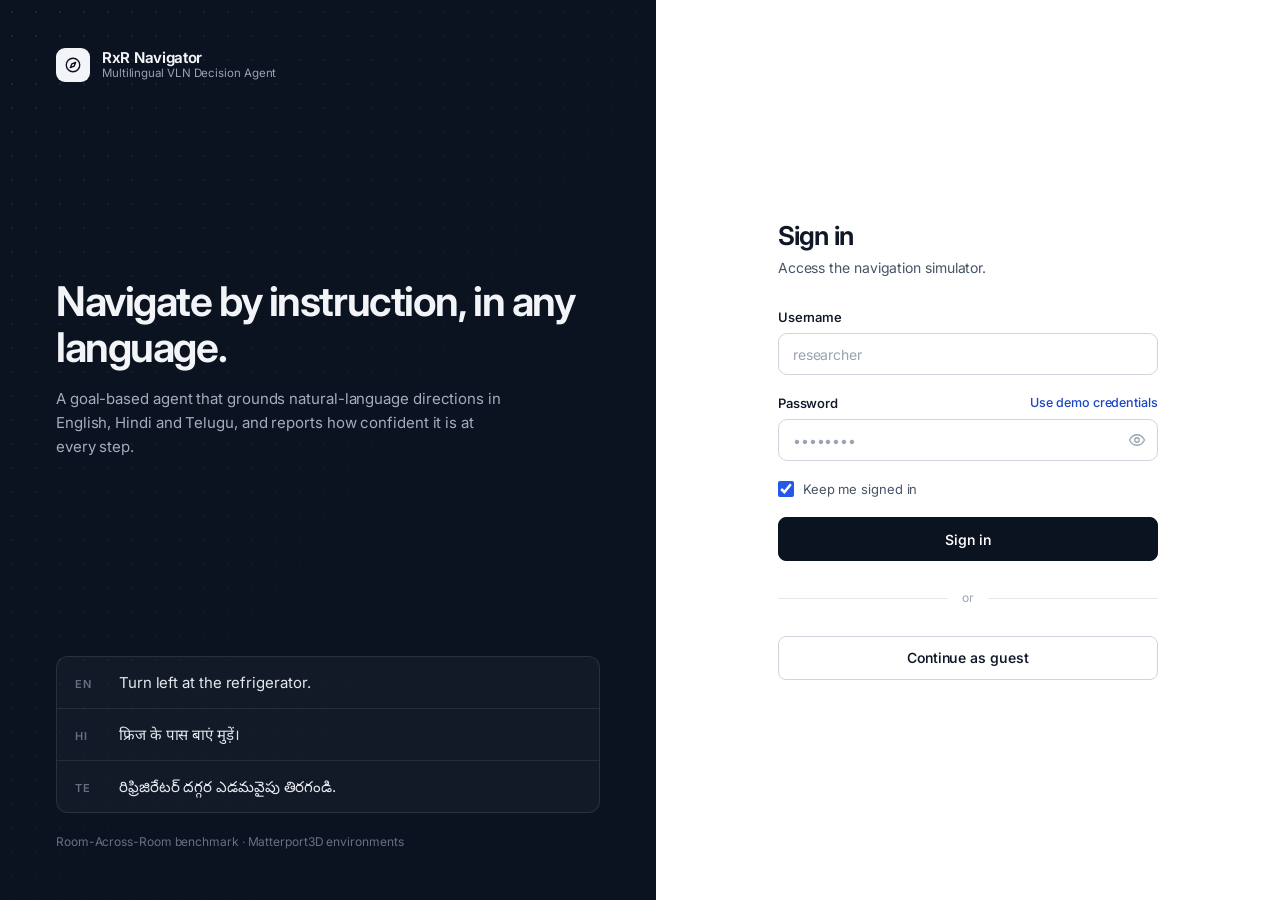
<file: rxr_agent/simulator/web/index.html>
<!DOCTYPE html>
<html lang="en">
<head>
  <meta charset="UTF-8">
  <meta name="viewport" content="width=device-width, initial-scale=1.0">
  <title>RxR Navigator · Multilingual VLN Decision Agent</title>
  <link rel="preconnect" href="https://fonts.googleapis.com">
  <link rel="preconnect" href="https://fonts.gstatic.com" crossorigin>
  <link href="https://fonts.googleapis.com/css2?family=Inter:wght@400;500;600;700&family=JetBrains+Mono:wght@400;500&family=Noto+Sans+Devanagari:wght@400;500;600&family=Noto+Sans+Telugu:wght@400;500;600&display=swap" rel="stylesheet">
  <link rel="stylesheet" href="style.css">
  <script>
    // Theme (no flash) + auth guard
    (function () {
      var t = localStorage.getItem('rxr_theme') || (window.matchMedia('(prefers-color-scheme: dark)').matches ? 'dark' : 'light');
      document.documentElement.setAttribute('data-theme', t);
      var sess = localStorage.getItem('rxr_session') || sessionStorage.getItem('rxr_session');
      if (!sess) window.location.href = 'login.html';
    })();
  </script>
</head>
<body>

  <!-- ===================================================== -->
  <!-- Top bar                                                -->
  <!-- ===================================================== -->
  <header class="topbar">
    <div class="topbar-inner">

      <div class="brand">
        <div class="brand-mark">
          <svg width="18" height="18" viewBox="0 0 24 24" fill="none" stroke="currentColor" stroke-width="1.8" stroke-linecap="round" stroke-linejoin="round"><circle cx="12" cy="12" r="9"/><path d="M15.5 8.5l-2 5-5 2 2-5z"/></svg>
        </div>
        <div>
          <div class="brand-name">RxR Navigator</div>
          <div class="brand-sub">Multilingual VLN Decision Agent</div>
        </div>
      </div>

      <nav class="tabs" aria-label="Workspace">
        <button id="tab-action" onclick="switchTab('action')" class="tab active">Studio</button>
        <button id="tab-floorplan" onclick="switchTab('floorplan')" class="tab">Floorplan</button>
        <button id="tab-uncertainty" onclick="switchTab('uncertainty')" class="tab">Reliability</button>
        <button id="tab-benchmark" onclick="switchTab('benchmark')" class="tab">Benchmark</button>
        <button id="tab-overview" onclick="switchTab('overview')" class="tab">Overview</button>
      </nav>

      <div class="topbar-right">
        <div class="seg" role="group" aria-label="Instruction language">
          <button id="lang-en" class="lang-btn active">EN</button>
          <button id="lang-hi" class="lang-btn">हिंदी</button>
          <button id="lang-te" class="lang-btn">తెలుగు</button>
        </div>

        <button id="btn-theme" class="btn btn-ghost btn-icon" onclick="toggleTheme()" title="Toggle theme" aria-label="Toggle theme">
          <svg id="theme-icon" width="17" height="17" viewBox="0 0 24 24" fill="none" stroke="currentColor" stroke-width="1.8" stroke-linecap="round" stroke-linejoin="round"><path d="M21 12.8A9 9 0 1111.2 3a7 7 0 009.8 9.8z"/></svg>
        </button>

        <div class="user">
          <div class="avatar" id="user-avatar">R</div>
          <span id="user-display-name" class="user-name">Researcher</span>
          <button id="btn-logout" onclick="logout()" class="btn btn-ghost btn-icon btn-sm" title="Sign out" aria-label="Sign out">
            <svg width="16" height="16" viewBox="0 0 24 24" fill="none" stroke="currentColor" stroke-width="1.8" stroke-linecap="round" stroke-linejoin="round"><path d="M9 21H5a2 2 0 01-2-2V5a2 2 0 012-2h4M16 17l5-5-5-5M21 12H9"/></svg>
          </button>
        </div>
      </div>
    </div>
  </header>

  <div class="page">

    <!-- Episode & status strip -->
    <div class="statusbar">
      <div class="statusbar-group">
        <div class="field">
          <label for="episode-select">Episode</label>
          <select id="episode-select">
            <option value="rxr_seen1_ep01">Seen 01 · Kitchen (Duplex)</option>
            <option value="rxr_seen1_ep02">Seen 01 · Balcony</option>
            <option value="rxr_seen1_ep03">Seen 01 · Master Bath</option>
            <option value="rxr_seen2_ep01">Seen 02 · Tea Lounge (Villa)</option>
            <option value="rxr_unseen1_ep01">Unseen 01 · Terrace (Apartment)</option>
            <option value="rxr_unseen1_ep02">Unseen 01 · Home Office</option>
            <option value="rxr_unseen2_ep01">Unseen 02 · Roof Deck (Penthouse)</option>
          </select>
        </div>
        <span id="split-badge" class="badge ok">Val-Seen</span>
        <span id="reliability-badge" class="badge badge-reliable">RELIABLE</span>
      </div>
      <div class="statusbar-group muted" style="font-size:13px;gap:14px">
        <span style="display:inline-flex;align-items:center;gap:8px"><span class="dot live"></span><span id="top-pace-text" class="num" style="font-weight:600;color:var(--text)">1.1 m/s</span></span>
        <span id="step-counter" class="num">Step: 0 / 15</span>
      </div>
    </div>

    <!-- ===================================================== -->
    <!-- STUDIO                                                 -->
    <!-- ===================================================== -->
    <main id="section-action" class="stack">

      <!-- Instruction -->
      <div class="card">
        <div class="card-head">
          <div style="display:flex;align-items:center;gap:12px">
            <div>
              <div class="card-title">Instruction</div>
              <div class="card-sub">Target <strong id="target-room" class="cap" style="color:var(--text);font-weight:600">kitchen</strong> &middot; Landmarks <strong id="target-lms" style="color:var(--text);font-weight:600">refrigerator</strong></div>
            </div>
            <div id="ai-voice-equalizer" class="eq hidden"><span></span><span></span><span></span><span></span></div>
            <span id="ai-voice-status" class="badge info hidden">Speaking…</span>
          </div>
          <button id="btn-toggle-voice" onclick="toggleVoiceNarration()" class="btn btn-sm" title="Toggle voice narration">
            <span id="voice-icon" class="dot ok"></span>
            <span id="voice-status-text">Voice on</span>
          </button>
        </div>
        <div id="live-lyrics-container" class="lyrics-container">
          <div class="faint" style="padding:10px 12px;font-size:13px">Loading instruction…</div>
        </div>
      </div>

      <div class="grid g-12">

        <!-- Viewport -->
        <div class="c-7">
          <div class="card" style="height:100%">
            <div class="card-head">
              <div style="display:flex;align-items:center;gap:10px">
                <span class="card-title">Viewport</span>
                <span id="viewport-heading-tag" class="badge mono">Heading 0°</span>
              </div>
              <div class="seg">
                <button id="view-mode-camera" onclick="switchStudioView('camera')" class="active">Camera</button>
                <button id="view-mode-map" onclick="switchStudioView('map')">Map</button>
              </div>
            </div>

            <div id="viewport-stage" class="stage">
              <div class="stage-ticks"><span>W</span><span>NW</span><span>N</span><span>NE</span><span>E</span></div>
              <div class="stage-horizon"></div>
              <div class="stage-center">
                <div id="room-icon-container" class="stage-icon">
                  <svg width="26" height="26" viewBox="0 0 24 24" fill="none" stroke="currentColor" stroke-width="1.6" stroke-linecap="round" stroke-linejoin="round"><path d="M3 10.5L12 3l9 7.5V20a1 1 0 01-1 1h-5v-6H9v6H4a1 1 0 01-1-1z"/></svg>
                </div>
                <h3 id="vp-room-name" class="stage-title">Hallway</h3>
                <p id="vp-description" class="stage-desc">Ahead is the open hallway leading deeper into the house</p>
              </div>
              <div id="viewport-action-arrows" class="stage-arrows"></div>
            </div>

            <div id="studio-map-stage" class="hidden map-wrap" style="height:320px">
              <canvas id="studio-canvas" width="600" height="300" title="Click a room to set it as the destination"></canvas>
              <div class="map-hint">Click a room to route</div>
            </div>

            <div class="grid g-3" style="gap:12px">
              <div class="well">
                <div class="kv-label">Heading</div>
                <div id="heading-text" class="kv-value num">0.0°</div>
              </div>
              <div class="well">
                <div class="kv-label">Distance</div>
                <div id="distance-text" class="kv-value num">0.0 m</div>
              </div>
              <div class="well">
                <div class="kv-label">Landmarks</div>
                <div id="detected-landmarks" style="display:flex;flex-wrap:wrap;gap:4px;margin-top:5px">
                  <span class="tag">door</span>
                </div>
              </div>
            </div>
          </div>
        </div>

        <!-- Policy -->
        <div class="c-5">
          <div class="card" style="height:100%">
            <div class="card-head">
              <div>
                <div class="card-title">Action policy</div>
                <div class="card-sub">π(aₜ | sₜ, I) &middot; select a candidate to override</div>
              </div>
            </div>

            <div id="candidates-list" class="list" style="max-height:332px"></div>

            <div class="grid g-2" style="gap:12px;margin-top:auto">
              <div class="well" style="display:flex;flex-direction:column;gap:8px">
                <div style="display:flex;justify-content:space-between;align-items:baseline">
                  <span class="kv-label">Entropy</span>
                  <span id="studio-entropy-value" class="num" style="font-weight:600">0.32</span>
                </div>
                <div class="meter"><div id="studio-entropy-bar" style="width:25%"></div></div>
              </div>
              <div class="well" style="display:flex;flex-direction:column;gap:8px">
                <div style="display:flex;justify-content:space-between;align-items:baseline">
                  <span class="kv-label">Confidence</span>
                  <span id="studio-conf-value" class="num" style="font-weight:600">84.2%</span>
                </div>
                <div class="meter ok"><div id="studio-conf-bar" style="width:84%"></div></div>
              </div>
            </div>
          </div>
        </div>
      </div>

      <!-- Controls -->
      <div class="card tight" style="flex-direction:row;flex-wrap:wrap;align-items:center;justify-content:space-between">
        <div style="display:flex;gap:8px">
          <button id="btn-reset" class="btn">
            <svg width="15" height="15" viewBox="0 0 24 24" fill="none" stroke="currentColor" stroke-width="2" stroke-linecap="round" stroke-linejoin="round"><path d="M3 12a9 9 0 109-9 9.75 9.75 0 00-6.74 2.74L3 8M3 3v5h5"/></svg>
            Reset
          </button>
          <button id="btn-backtrack" class="btn">
            <svg width="15" height="15" viewBox="0 0 24 24" fill="none" stroke="currentColor" stroke-width="2" stroke-linecap="round" stroke-linejoin="round"><path d="M9 14L4 9l5-5"/><path d="M4 9h10.5a5.5 5.5 0 010 11H11"/></svg>
            Backtrack
          </button>
        </div>

        <div style="display:flex;gap:8px;flex-wrap:wrap">
          <button id="btn-step" class="btn">
            Next step
            <svg width="15" height="15" viewBox="0 0 24 24" fill="none" stroke="currentColor" stroke-width="2" stroke-linecap="round" stroke-linejoin="round"><path d="M5 12h14M13 6l6 6-6 6"/></svg>
          </button>
          <button id="btn-play" class="btn btn-dark">
            <span id="play-icon" style="display:inline-flex"></span>
            <span id="play-text">Auto walk</span>
          </button>
        </div>

        <div class="field">
          <label for="speed-select">Pace</label>
          <select id="speed-select">
            <option value="1600" selected>Walking · 1.0 m/s</option>
            <option value="900">Normal · 1.8 m/s</option>
            <option value="450">Brisk · 3.0 m/s</option>
          </select>
        </div>
      </div>
    </main>

    <!-- ===================================================== -->
    <!-- FLOORPLAN                                              -->
    <!-- ===================================================== -->
    <section id="section-floorplan" class="hidden stack">

      <div class="card tight">
        <div class="route-bar">
          <div class="route-pill"><span class="k">From</span><strong id="gmap-search-from">Hallway</strong></div>
          <svg width="16" height="16" viewBox="0 0 24 24" fill="none" stroke="var(--text-3)" stroke-width="2" stroke-linecap="round" stroke-linejoin="round"><path d="M5 12h14M13 6l6 6-6 6"/></svg>
          <div class="route-pill" style="border-color:var(--accent)">
            <span class="k">To</span>
            <select id="destination-select" onchange="onSelectDestination(this.value)"></select>
          </div>
          <button id="btn-show-way" onclick="calculateAndShowRoute()" class="btn btn-primary">Show route</button>
        </div>
        <div id="quick-location-chips" class="chip-row"></div>
      </div>

      <!-- Guidance -->
      <div id="gmap-banner" class="card">
        <div class="guidance">
          <div class="guidance-main">
            <div id="gmap-turn-icon" class="turn-icon"></div>
            <div style="min-width:0">
              <div style="display:flex;gap:8px;align-items:center;flex-wrap:wrap">
                <span class="eyebrow">Route guidance</span>
                <span id="gmap-status-pill" class="badge info">Recommended route</span>
              </div>
              <h2 id="gmap-primary-instruction" class="guidance-title">Head north on Hallway corridor toward Kitchen</h2>
              <p id="gmap-secondary-instruction" class="guidance-sub"><span>Landmark ahead:</span> <strong id="gmap-landmark-prompt">refrigerator</strong></p>
            </div>
          </div>
          <div class="guidance-stats">
            <div>
              <div class="stat-label">Remaining</div>
              <div id="gmap-eta-dist" class="stat-value">6.8 m · 2 steps</div>
            </div>
            <div>
              <div class="stat-label">Speed</div>
              <div id="gmap-live-speed" class="stat-value">1.1 m/s</div>
            </div>
          </div>
        </div>
      </div>

      <div class="grid g-12">
        <!-- Map -->
        <div class="c-8">
          <div class="card">
            <div class="legend">
              <span><i class="sw-route"></i>Recommended route</span>
              <span><i class="sw-avoid"></i>Avoid</span>
              <span><i class="sw-track"></i>Agent path</span>
              <span><i class="sw-you"></i>Agent</span>
            </div>

            <div class="map-wrap">
              <canvas id="graph-canvas" width="760" height="460" title="Click a room to set it as the destination"></canvas>

              <div class="map-hud">
                <div>
                  <div class="eyebrow">Pace</div>
                  <div id="hud-speedometer-val" class="num" style="font-weight:600;font-size:13px">Walking: 1.1 m/s</div>
                </div>
                <div style="width:1px;height:26px;background:var(--border)"></div>
                <div>
                  <div class="eyebrow">Target</div>
                  <div id="hud-next-room" class="cap" style="font-weight:600;font-size:13px">Kitchen</div>
                </div>
              </div>

              <div class="map-controls">
                <button onclick="recenterMap()" class="map-btn" title="Re-center on agent" aria-label="Re-center">
                  <svg width="16" height="16" viewBox="0 0 24 24" fill="none" stroke="currentColor" stroke-width="1.8" stroke-linecap="round"><circle cx="12" cy="12" r="3"/><circle cx="12" cy="12" r="8"/><path d="M12 1v3M12 20v3M1 12h3M20 12h3"/></svg>
                </button>
                <button onclick="zoomMap(1.15)" class="map-btn" title="Zoom in" aria-label="Zoom in">
                  <svg width="16" height="16" viewBox="0 0 24 24" fill="none" stroke="currentColor" stroke-width="2" stroke-linecap="round"><path d="M12 5v14M5 12h14"/></svg>
                </button>
                <button onclick="zoomMap(0.85)" class="map-btn" title="Zoom out" aria-label="Zoom out">
                  <svg width="16" height="16" viewBox="0 0 24 24" fill="none" stroke="currentColor" stroke-width="2" stroke-linecap="round"><path d="M5 12h14"/></svg>
                </button>
              </div>
            </div>

            <div class="muted" style="font-size:12.5px">Click any room on the map to set it as the destination.</div>
          </div>
        </div>

        <!-- Sidebar -->
        <div class="c-4 stack">
          <div class="card">
            <div class="card-head">
              <span class="card-title">Route</span>
              <span id="gmap-total-steps-badge" class="badge mono">Optimal: 3 steps</span>
            </div>
            <div id="gmap-route-steps-container" class="list" style="max-height:230px"></div>
          </div>

          <div class="card">
            <div class="card-head">
              <span class="card-title">Visited</span>
              <span id="visited-count-tag" class="badge mono">1 node</span>
            </div>
            <div id="floorplan-history-list" class="list" style="max-height:190px"></div>
          </div>

          <div class="card tight" style="flex-direction:row;gap:8px">
            <button onclick="document.getElementById('btn-step').click()" class="btn btn-block">Next step</button>
            <button onclick="document.getElementById('btn-play').click()" class="btn btn-dark btn-block">Auto walk</button>
            <button onclick="document.getElementById('btn-backtrack').click()" class="btn btn-icon" title="Backtrack" aria-label="Backtrack">
              <svg width="15" height="15" viewBox="0 0 24 24" fill="none" stroke="currentColor" stroke-width="2" stroke-linecap="round" stroke-linejoin="round"><path d="M9 14L4 9l5-5"/><path d="M4 9h10.5a5.5 5.5 0 010 11H11"/></svg>
            </button>
          </div>
        </div>
      </div>
    </section>

    <!-- ===================================================== -->
    <!-- RELIABILITY                                            -->
    <!-- ===================================================== -->
    <section id="section-uncertainty" class="hidden stack">
      <div class="grid g-12">

        <div class="c-5">
          <div class="card" style="height:100%">
            <div class="card-head">
              <div>
                <div class="eyebrow">State machine</div>
                <div class="card-title" style="font-size:16px;margin-top:4px">Reliability</div>
              </div>
              <span id="uncertainty-status-badge" class="badge badge-reliable">RELIABLE</span>
            </div>

            <div class="well" style="display:flex;flex-direction:column;gap:10px">
              <div style="display:flex;justify-content:space-between;align-items:baseline">
                <span style="font-weight:550;font-size:13px">Action entropy H(π)</span>
                <span id="entropy-value" class="num" style="font-weight:600">0.32 (Low)</span>
              </div>
              <div class="meter lg"><div id="entropy-bar" style="width:25%"></div></div>
              <p class="muted" style="font-size:12px">Reliable below 0.8 · Cautious from 0.8 to 1.3 · Unreliable above 1.3</p>
            </div>

            <div class="well" style="display:flex;flex-direction:column;gap:10px">
              <div style="display:flex;justify-content:space-between;align-items:baseline">
                <span style="font-weight:550;font-size:13px">Top-action confidence</span>
                <span id="confidence-value" class="num" style="font-weight:600">84.2%</span>
              </div>
              <div class="meter lg ok"><div id="confidence-bar" style="width:84%"></div></div>
              <p class="muted" style="font-size:12px">Probability assigned to the highest-ranked candidate.</p>
            </div>

            <div id="backtrack-alert" class="callout bad">
              <div class="callout-title">
                <svg width="16" height="16" viewBox="0 0 24 24" fill="none" stroke="currentColor" stroke-width="2" stroke-linecap="round" stroke-linejoin="round"><path d="M10.3 3.9L1.8 18a2 2 0 001.7 3h17a2 2 0 001.7-3L13.7 3.9a2 2 0 00-3.4 0zM12 9v4M12 17h.01"/></svg>
                Deviation detected
              </div>
              <p style="font-size:12.5px;color:var(--text-2)">High entropy, a loop, or a vision–language mismatch was detected. Backtracking returns the agent to the last verified node.</p>
              <button id="btn-backtrack-alert" class="btn btn-danger">Backtrack to last verified node</button>
            </div>
          </div>
        </div>

        <div class="c-7">
          <div class="card" style="height:100%">
            <div class="card-head">
              <div>
                <div class="card-title">Diagnostic reasoning</div>
                <div class="card-sub">Step-by-step explanation of the agent’s state</div>
              </div>
            </div>

            <div class="well" style="padding:16px">
              <div class="eyebrow" style="color:var(--accent-text);margin-bottom:6px">Current assessment</div>
              <p id="diagnostic-text" style="font-size:14.5px;line-height:1.6">Agent is reliable. Visual perception strongly aligns with instruction trajectory.</p>
            </div>

            <div style="margin-top:auto">
              <div class="card-title" style="margin-bottom:10px">How uncertainty is estimated</div>
              <ul class="bullets">
                <li><strong>Predictive entropy.</strong> <span class="formula">H(π) = −Σ π(a|s,I) · log₂ π(a|s,I)</span></li>
                <li><strong>Cross-modal dissonance.</strong> Angle between the directional cue in the instruction and each candidate vector.</li>
                <li><strong>Cycle detection.</strong> A sliding window over recent viewpoints flags loops such as <span class="formula">vₜ = vₜ₋₂</span>.</li>
              </ul>
            </div>
          </div>
        </div>
      </div>
    </section>

    <!-- ===================================================== -->
    <!-- BENCHMARK                                              -->
    <!-- ===================================================== -->
    <section id="section-benchmark" class="hidden stack">

      <div class="grid g-4">
        <div class="card metric">
          <span class="eyebrow">Success rate</span>
          <span id="metric-sr" class="metric-value v-accent" style="margin-top:2px">Pending</span>
          <p class="metric-note">Stopped within 3.0 m of the goal node.</p>
        </div>
        <div class="card metric">
          <span class="eyebrow">SPL</span>
          <span id="metric-spl" class="metric-value" style="margin-top:2px">--</span>
          <p class="metric-note">Success weighted by path length against the optimal route.</p>
        </div>
        <div class="card metric">
          <span class="eyebrow">nDTW</span>
          <span id="metric-ndtw" class="metric-value" style="margin-top:2px">100.0%</span>
          <p class="metric-note">Normalized dynamic time warping, path fidelity.</p>
        </div>
        <div class="card metric">
          <span class="eyebrow">Navigation error</span>
          <span id="metric-ne" class="metric-value" style="margin-top:2px">7.5 m</span>
          <p class="metric-note">Distance between the final stop and the goal.</p>
        </div>
      </div>

      <div class="card">
        <div class="card-head">
          <div>
            <div class="card-title" style="font-size:16px">RxR multilingual evaluation</div>
            <div class="card-sub">21 episodes · 3 languages · seen and unseen environments</div>
          </div>
          <span class="badge ok with-dot">Overall success 90.5% (19/21)</span>
        </div>

        <div class="table-wrap">
          <table>
            <thead>
              <tr>
                <th>Language</th><th>Split</th><th>Episodes</th><th>SR</th><th>SPL</th><th>nDTW</th><th>NE</th>
              </tr>
            </thead>
            <tbody>
              <tr><td class="lang">English</td><td><span class="badge ok">Val-Seen</span></td><td>4</td><td class="v-ok" style="font-weight:600">100.0%</td><td>0.963</td><td>94.7%</td><td>0.00 m</td></tr>
              <tr><td class="lang">English</td><td><span class="badge info">Val-Unseen</span></td><td>3</td><td class="v-ok" style="font-weight:600">100.0%</td><td>0.965</td><td>95.4%</td><td>0.00 m</td></tr>
              <tr><td class="lang">हिंदी · Hindi</td><td><span class="badge ok">Val-Seen</span></td><td>4</td><td class="v-ok" style="font-weight:600">100.0%</td><td>0.963</td><td>94.7%</td><td>0.00 m</td></tr>
              <tr><td class="lang">हिंदी · Hindi</td><td><span class="badge info">Val-Unseen</span></td><td>3</td><td class="v-warn" style="font-weight:600">66.7%</td><td>0.638</td><td>91.3%</td><td>1.25 m</td></tr>
              <tr><td class="lang">తెలుగు · Telugu</td><td><span class="badge ok">Val-Seen</span></td><td>4</td><td class="v-ok" style="font-weight:600">100.0%</td><td>0.963</td><td>94.7%</td><td>0.00 m</td></tr>
              <tr><td class="lang">తెలుగు · Telugu</td><td><span class="badge info">Val-Unseen</span></td><td>3</td><td class="v-warn" style="font-weight:600">66.7%</td><td>0.640</td><td>92.9%</td><td>1.21 m</td></tr>
              <tr class="total"><td>Overall</td><td>Seen + Unseen</td><td>21</td><td class="v-ok">90.5%</td><td>0.865</td><td>94.1%</td><td>0.35 m</td></tr>
            </tbody>
          </table>
        </div>
      </div>
    </section>

    <!-- ===================================================== -->
    <!-- OVERVIEW                                               -->
    <!-- ===================================================== -->
    <section id="section-overview" class="hidden stack">
      <div class="grid g-2">

        <div class="card">
          <div class="card-title">Instruction and goal</div>
          <div id="overview-instruction-copy" class="well" style="padding:16px;font-size:14.5px;line-height:1.65"></div>
          <div class="grid g-2" style="gap:12px">
            <div class="well">
              <div class="kv-label">Current node</div>
              <div id="overview-node-text" class="kv-value mono">seen1_hallway</div>
              <span id="current-node-text" class="hidden">seen1_hallway</span>
            </div>
            <div class="well">
              <div class="kv-label">Heading</div>
              <div id="overview-heading-text" class="kv-value num">0.0°</div>
              <span id="current-room-text" class="hidden">hallway</span>
            </div>
          </div>
        </div>

        <div class="card">
          <div class="card-head">
            <span class="card-title">Viewport preview</span>
            <span id="overview-room-tag" class="tag">Hallway</span>
          </div>
          <div class="well" style="display:flex;align-items:center;gap:16px;padding:16px">
            <div id="overview-room-icon" class="stage-icon" style="width:48px;height:48px">
              <svg width="22" height="22" viewBox="0 0 24 24" fill="none" stroke="currentColor" stroke-width="1.6" stroke-linecap="round" stroke-linejoin="round"><path d="M3 10.5L12 3l9 7.5V20a1 1 0 01-1 1h-5v-6H9v6H4a1 1 0 01-1-1z"/></svg>
            </div>
            <div>
              <h4 id="overview-room-name" class="cap" style="font-size:16px;font-weight:650;letter-spacing:-0.02em">Hallway</h4>
              <p id="overview-room-desc" class="muted" style="font-size:13px;margin-top:2px">Ahead is the open hallway leading deeper into the house</p>
            </div>
          </div>
          <div style="display:flex;align-items:center;justify-content:space-between;font-size:13px" class="muted">
            <span>Traversed <strong id="overview-dist-text" class="num" style="color:var(--text)">0.0 m</strong></span>
            <button onclick="switchTab('action')" class="link" style="display:inline-flex;align-items:center;gap:6px">
              Open studio
              <svg width="14" height="14" viewBox="0 0 24 24" fill="none" stroke="currentColor" stroke-width="2" stroke-linecap="round" stroke-linejoin="round"><path d="M5 12h14M13 6l6 6-6 6"/></svg>
            </button>
          </div>
        </div>
      </div>
    </section>

  </div>

  <script src="app.js"></script>
</body>
</html>
</file>
<file: rxr_agent/simulator/web/style.css>
/* ==========================================================================
   RxR Navigator — design system
   Typeface: Inter (UI) · JetBrains Mono (identifiers) · Noto Sans Devanagari / Telugu
   Fonts are loaded via <link> in each HTML document.
   ========================================================================== */

:root {
  --font-sans: 'Inter', 'Noto Sans Devanagari', 'Noto Sans Telugu', system-ui, -apple-system, 'Segoe UI', Roboto, sans-serif;
  --font-mono: 'JetBrains Mono', ui-monospace, SFMono-Regular, Menlo, Consolas, monospace;

  --bg: #f6f7f9;
  --surface: #ffffff;
  --surface-2: #f3f4f7;
  --border: #e4e7ec;
  --border-strong: #d0d5dd;
  --text: #101828;
  --text-2: #475467;
  --text-3: #98a2b3;

  --accent: #2557e8;
  --accent-hover: #1c47c4;
  --accent-soft: #eaf0ff;
  --accent-text: #1c47c4;

  --ok: #067647;       --ok-soft: #e7f6ee;
  --warn: #b54708;     --warn-soft: #fef3e2;
  --bad: #b42318;      --bad-soft: #fdeceb;

  --ink: #0b1220;
  --ink-2: #131c30;

  --radius: 12px;
  --radius-sm: 8px;
  --shadow: 0 1px 2px rgba(16, 24, 40, 0.04);
  --shadow-lg: 0 12px 32px -12px rgba(16, 24, 40, 0.18);

  --canvas-bg: #f3f4f7;
  --canvas-grid: rgba(16, 24, 40, 0.045);
  --canvas-road: #ffffff;
  --canvas-road-edge: #d9dde5;
  --canvas-node: #ffffff;
  --canvas-node-edge: #98a2b3;
  --canvas-label: #344054;
  --canvas-route: #2557e8;
  --canvas-route-soft: rgba(37, 87, 232, 0.22);
  --canvas-track: #0e9384;
  --canvas-danger: #d92d20;
}

[data-theme="dark"] {
  --bg: #0b0f17;
  --surface: #111724;
  --surface-2: #171e2d;
  --border: #1f2838;
  --border-strong: #2b3649;
  --text: #f2f4f7;
  --text-2: #a4adbd;
  --text-3: #667085;

  --accent: #6b93ff;
  --accent-hover: #86a6ff;
  --accent-soft: rgba(107, 147, 255, 0.14);
  --accent-text: #9db8ff;

  --ok: #4ade80;       --ok-soft: rgba(74, 222, 128, 0.12);
  --warn: #fbbf24;     --warn-soft: rgba(251, 191, 36, 0.12);
  --bad: #f87171;      --bad-soft: rgba(248, 113, 113, 0.12);

  --shadow: none;
  --shadow-lg: 0 16px 40px -16px rgba(0, 0, 0, 0.7);

  --canvas-bg: #0e1420;
  --canvas-grid: rgba(255, 255, 255, 0.035);
  --canvas-road: #1a2335;
  --canvas-road-edge: #26324a;
  --canvas-node: #111724;
  --canvas-node-edge: #4a5873;
  --canvas-label: #c7cfdd;
  --canvas-route: #6b93ff;
  --canvas-route-soft: rgba(107, 147, 255, 0.28);
  --canvas-track: #2dd4bf;
  --canvas-danger: #f87171;
}

/* -------------------------------------------------------------------------- */
/* Base                                                                        */
/* -------------------------------------------------------------------------- */
*, *::before, *::after { box-sizing: border-box; margin: 0; padding: 0; }

html { color-scheme: light; }
html[data-theme="dark"] { color-scheme: dark; }

body {
  font-family: var(--font-sans);
  font-size: 14px;
  line-height: 1.55;
  color: var(--text);
  background: var(--bg);
  letter-spacing: -0.006em;
  -webkit-font-smoothing: antialiased;
  -moz-osx-font-smoothing: grayscale;
  text-rendering: optimizeLegibility;
}

button, input, select { font: inherit; color: inherit; letter-spacing: inherit; }
button { cursor: pointer; background: none; border: 0; }
svg { display: block; flex-shrink: 0; }

.hidden { display: none !important; }
.mono { font-family: var(--font-mono); font-size: 0.92em; letter-spacing: -0.02em; }
.num  { font-variant-numeric: tabular-nums; }
.cap  { text-transform: capitalize; }
.muted { color: var(--text-2); }
.faint { color: var(--text-3); }

:focus-visible { outline: 2px solid var(--accent); outline-offset: 2px; border-radius: 6px; }

::-webkit-scrollbar { width: 8px; height: 8px; }
::-webkit-scrollbar-track { background: transparent; }
::-webkit-scrollbar-thumb { background: var(--border-strong); border-radius: 99px; border: 2px solid transparent; background-clip: padding-box; }

/* -------------------------------------------------------------------------- */
/* App shell                                                                   */
/* -------------------------------------------------------------------------- */
.topbar {
  position: sticky; top: 0; z-index: 40;
  background: color-mix(in srgb, var(--surface) 88%, transparent);
  backdrop-filter: saturate(160%) blur(14px);
  -webkit-backdrop-filter: saturate(160%) blur(14px);
  border-bottom: 1px solid var(--border);
}
.topbar-inner {
  max-width: 1360px; margin: 0 auto; padding: 0 24px;
  height: 64px; display: flex; align-items: center; gap: 28px;
}

.brand { display: flex; align-items: center; gap: 12px; min-width: 0; }
.brand-mark {
  width: 34px; height: 34px; border-radius: 9px; flex-shrink: 0;
  background: var(--ink); color: #fff;
  display: grid; place-items: center;
}
[data-theme="dark"] .brand-mark { background: #f2f4f7; color: #0b1220; }
.brand-name { font-size: 15px; font-weight: 650; letter-spacing: -0.02em; line-height: 1.2; }
.brand-sub  { font-size: 11.5px; color: var(--text-2); line-height: 1.2; }

.tabs { display: flex; align-items: stretch; gap: 4px; height: 100%; overflow-x: auto; scrollbar-width: none; }
.tabs::-webkit-scrollbar { display: none; }
.tab {
  position: relative; display: inline-flex; align-items: center; padding: 0 12px;
  font-size: 13.5px; font-weight: 500; color: var(--text-2); white-space: nowrap;
  transition: color .15s;
}
.tab:hover { color: var(--text); }
.tab.active { color: var(--text); font-weight: 600; }
.tab.active::after {
  content: ""; position: absolute; left: 12px; right: 12px; bottom: -1px; height: 2px;
  background: var(--accent); border-radius: 2px 2px 0 0;
}

.topbar-right { margin-left: auto; display: flex; align-items: center; gap: 10px; }

.page { max-width: 1360px; margin: 0 auto; padding: 24px 24px 56px; display: flex; flex-direction: column; gap: 20px; }
.stack { display: flex; flex-direction: column; gap: 20px; }
.grid { display: grid; gap: 20px; }
.g-12 { grid-template-columns: repeat(12, minmax(0, 1fr)); }
.c-7 { grid-column: span 7; } .c-5 { grid-column: span 5; }
.c-8 { grid-column: span 8; } .c-4 { grid-column: span 4; }
.c-6 { grid-column: span 6; }
.g-2 { grid-template-columns: repeat(2, minmax(0, 1fr)); }
.g-3 { grid-template-columns: repeat(3, minmax(0, 1fr)); }
.g-4 { grid-template-columns: repeat(4, minmax(0, 1fr)); }
@media (max-width: 1024px) {
  .g-12 > * { grid-column: span 12; }
  .g-4 { grid-template-columns: repeat(2, minmax(0, 1fr)); }
  .topbar-inner { gap: 16px; padding: 0 16px; flex-wrap: wrap; height: auto; padding-top: 10px; padding-bottom: 0; }
  .tabs { order: 3; width: 100%; height: 44px; }
  .page { padding: 16px 16px 48px; }
}
@media (max-width: 640px) {
  .g-2, .g-3, .g-4 { grid-template-columns: 1fr; }
  .brand-sub { display: none; }
}

.statusbar { display: flex; flex-wrap: wrap; align-items: center; justify-content: space-between; gap: 12px; }
.statusbar-group { display: flex; align-items: center; flex-wrap: wrap; gap: 8px; }

/* -------------------------------------------------------------------------- */
/* Cards                                                                       */
/* -------------------------------------------------------------------------- */
.card {
  background: var(--surface); border: 1px solid var(--border);
  border-radius: var(--radius); box-shadow: var(--shadow);
  padding: 20px; display: flex; flex-direction: column; gap: 16px; min-width: 0;
}
.card.tight { padding: 14px 16px; gap: 12px; }
.card-head { display: flex; align-items: flex-start; justify-content: space-between; gap: 12px; flex-wrap: wrap; }
.card-title { font-size: 14px; font-weight: 600; letter-spacing: -0.012em; color: var(--text); }
.card-sub { font-size: 12.5px; color: var(--text-2); margin-top: 2px; }
.eyebrow { font-size: 11px; font-weight: 600; letter-spacing: 0.06em; text-transform: uppercase; color: var(--text-3); }
.fill { flex: 1; }

.well {
  background: var(--surface-2); border: 1px solid var(--border);
  border-radius: var(--radius-sm); padding: 12px 14px;
}
.kv-label { font-size: 12px; color: var(--text-2); }
.kv-value { font-size: 15px; font-weight: 600; margin-top: 2px; letter-spacing: -0.015em; }

.divider { height: 1px; background: var(--border); border: 0; }

/* -------------------------------------------------------------------------- */
/* Controls                                                                    */
/* -------------------------------------------------------------------------- */
.btn {
  display: inline-flex; align-items: center; justify-content: center; gap: 8px;
  height: 36px; padding: 0 14px; border-radius: var(--radius-sm);
  font-size: 13px; font-weight: 550; white-space: nowrap;
  background: var(--surface); color: var(--text);
  border: 1px solid var(--border-strong);
  transition: background .15s, border-color .15s, color .15s, transform .05s;
}
.btn:hover { background: var(--surface-2); }
.btn:active { transform: translateY(1px); }
.btn:disabled { opacity: .55; cursor: not-allowed; }
.btn-primary { background: var(--accent); border-color: var(--accent); color: #fff; }
.btn-primary:hover { background: var(--accent-hover); border-color: var(--accent-hover); }
[data-theme="dark"] .btn-primary { color: #0b1220; }
.btn-dark { background: var(--ink); border-color: var(--ink); color: #fff; }
.btn-dark:hover { background: var(--ink-2); }
[data-theme="dark"] .btn-dark { background: #f2f4f7; border-color: #f2f4f7; color: #0b1220; }
[data-theme="dark"] .btn-dark:hover { background: #fff; }
.btn-danger { background: var(--bad); border-color: var(--bad); color: #fff; }
.btn-danger:hover { filter: brightness(.92); background: var(--bad); }
.btn-ghost { border-color: transparent; background: transparent; color: var(--text-2); }
.btn-ghost:hover { background: var(--surface-2); color: var(--text); }
.btn-sm { height: 30px; padding: 0 10px; font-size: 12px; }
.btn-lg { height: 44px; padding: 0 18px; font-size: 14px; }
.btn-block { width: 100%; }
.btn.is-playing { background: var(--warn-soft); border-color: transparent; color: var(--warn); }
.btn-icon { width: 36px; padding: 0; flex-shrink: 0; }
.btn-icon.btn-sm { width: 30px; }

.seg {
  display: inline-flex; padding: 3px; gap: 2px;
  background: var(--surface-2); border: 1px solid var(--border); border-radius: 10px;
}
.seg button {
  white-space: nowrap; line-height: 1.6;
  height: 28px; padding: 0 11px; border-radius: 7px;
  font-size: 12.5px; font-weight: 550; color: var(--text-2);
  transition: background .15s, color .15s;
}
.seg button:hover { color: var(--text); }
.seg button.active { background: var(--surface); color: var(--text); box-shadow: 0 1px 2px rgba(16,24,40,.12), 0 0 0 1px var(--border); }
[data-theme="dark"] .seg button.active { background: var(--border-strong); box-shadow: none; }

.field {
  display: inline-flex; align-items: center; gap: 8px; height: 36px; padding: 0 10px 0 12px;
  background: var(--surface); border: 1px solid var(--border-strong); border-radius: var(--radius-sm);
}
.field label { font-size: 12px; color: var(--text-2); white-space: nowrap; }
.field select {
  appearance: none; -webkit-appearance: none; background: transparent; border: 0; outline: 0;
  font-size: 13px; font-weight: 550; cursor: pointer; padding-right: 18px; max-width: 220px;
  background-image: url("data:image/svg+xml,%3Csvg xmlns='http://www.w3.org/2000/svg' width='12' height='12' viewBox='0 0 24 24' fill='none' stroke='%2398a2b3' stroke-width='2.5' stroke-linecap='round' stroke-linejoin='round'%3E%3Cpath d='M6 9l6 6 6-6'/%3E%3C/svg%3E");
  background-repeat: no-repeat; background-position: right center;
}
.field select option { background: var(--surface); color: var(--text); }
.field:focus-within { border-color: var(--accent); box-shadow: 0 0 0 3px var(--accent-soft); }

.avatar {
  width: 30px; height: 30px; border-radius: 50%;
  background: var(--accent-soft); color: var(--accent-text);
  display: grid; place-items: center; font-size: 12px; font-weight: 650; text-transform: uppercase;
}
.user { display: flex; align-items: center; gap: 8px; padding-left: 10px; margin-left: 2px; border-left: 1px solid var(--border); }
.user-name { font-size: 13px; font-weight: 550; max-width: 120px; overflow: hidden; text-overflow: ellipsis; white-space: nowrap; }

/* -------------------------------------------------------------------------- */
/* Badges, chips, dots                                                         */
/* -------------------------------------------------------------------------- */
.badge {
  display: inline-flex; align-items: center; gap: 6px; height: 22px; padding: 0 9px;
  border-radius: 99px; font-size: 11.5px; font-weight: 600; letter-spacing: 0;
  background: var(--surface-2); color: var(--text-2); border: 1px solid var(--border);
  white-space: nowrap;
}
.badge.info { background: var(--accent-soft); color: var(--accent-text); border-color: transparent; }
.badge.ok, .badge-reliable { background: var(--ok-soft); color: var(--ok); border-color: transparent; }
.badge.warn, .badge-cautious { background: var(--warn-soft); color: var(--warn); border-color: transparent; }
.badge.bad, .badge-unreliable { background: var(--bad-soft); color: var(--bad); border-color: transparent; }
.badge-reliable::before, .badge-cautious::before, .badge-unreliable::before,
.badge.with-dot::before { content: ""; width: 6px; height: 6px; border-radius: 50%; background: currentColor; }
.badge-unreliable::before { animation: blink 1.4s infinite; }
@keyframes blink { 50% { opacity: .25; } }

.chip {
  display: inline-flex; align-items: center; height: 28px; padding: 0 12px; border-radius: 99px;
  font-size: 12.5px; font-weight: 500; color: var(--text-2); text-transform: capitalize; white-space: nowrap;
  background: var(--surface); border: 1px solid var(--border-strong);
  transition: all .15s;
}
.chip:hover { color: var(--text); border-color: var(--text-3); }
.chip.active { background: var(--ink); border-color: var(--ink); color: #fff; }
[data-theme="dark"] .chip.active { background: #f2f4f7; border-color: #f2f4f7; color: #0b1220; }
.tag {
  display: inline-flex; align-items: center; height: 22px; padding: 0 8px; border-radius: 6px;
  font-size: 12px; font-weight: 500; background: var(--accent-soft); color: var(--accent-text); text-transform: capitalize;
}
.dot { width: 8px; height: 8px; border-radius: 50%; background: var(--text-3); display: inline-block; }
.dot.ok { background: var(--ok); }
.dot.live { background: var(--accent); animation: blink 1.6s infinite; }

/* -------------------------------------------------------------------------- */
/* Progress / meters                                                           */
/* -------------------------------------------------------------------------- */
.meter { height: 6px; border-radius: 99px; background: var(--surface-2); overflow: hidden; border: 1px solid var(--border); }
.meter > div { height: 100%; border-radius: 99px; background: var(--accent); transition: width .3s ease; }
.meter.ok > div { background: var(--ok); }
.meter.muted > div { background: var(--text-3); }
.meter.lg { height: 8px; }

/* -------------------------------------------------------------------------- */
/* Instruction / lyrics                                                        */
/* -------------------------------------------------------------------------- */
.lyrics-container {
  display: flex; flex-direction: column; gap: 2px; overflow-y: auto; max-height: 168px;
  scroll-behavior: smooth; padding: 4px;
  background: var(--surface-2); border: 1px solid var(--border); border-radius: var(--radius-sm);
}
.lyric-line {
  display: flex; align-items: center; justify-content: space-between; gap: 12px;
  padding: 9px 12px; border-radius: 8px; cursor: pointer;
  font-size: 14px; color: var(--text-2); transition: background .15s, color .15s;
}
.lyric-line:hover { background: color-mix(in srgb, var(--surface) 70%, transparent); }
.lyric-line .lead { display: flex; align-items: flex-start; gap: 12px; flex: 1; line-height: 1.55; }
.lyric-line .idx { width: 18px; font-size: 11.5px; color: var(--text-3); text-align: center; padding-top: 2px; font-variant-numeric: tabular-nums; flex-shrink: 0; }
.lyric-line.active { background: var(--surface); color: var(--text); font-weight: 550; box-shadow: 0 0 0 1px var(--border-strong), var(--shadow); }
.lyric-line.active .idx { color: var(--accent); }
.lyric-line.past { color: var(--text-3); }
.lyric-line.past .txt { text-decoration: line-through; text-decoration-color: var(--border-strong); }
.lyric-line.past .idx { color: var(--ok); }

.eq { display: inline-flex; align-items: center; gap: 2px; height: 14px; }
.eq span { width: 2.5px; height: 100%; background: var(--accent); border-radius: 2px; animation: eq 1s ease-in-out infinite alternate; }
.eq span:nth-child(1) { animation-duration: .6s; }
.eq span:nth-child(2) { animation-duration: .9s; animation-delay: .2s; }
.eq span:nth-child(3) { animation-duration: .75s; animation-delay: .4s; }
.eq span:nth-child(4) { animation-duration: .85s; animation-delay: .1s; }
@keyframes eq { 0% { height: 20%; } 100% { height: 100%; } }
.audio-equalizer { display: inline-flex; }

/* -------------------------------------------------------------------------- */
/* Viewport                                                                    */
/* -------------------------------------------------------------------------- */
.stage {
  position: relative; width: 100%; height: 320px; overflow: hidden;
  border: 1px solid var(--border); border-radius: var(--radius-sm);
  background-color: var(--surface-2);
  background-image: radial-gradient(var(--border-strong) 1px, transparent 1px);
  background-size: 20px 20px;
  display: flex; align-items: center; justify-content: center;
}
.stage-ticks {
  position: absolute; top: 12px; left: 16px; right: 16px; display: flex; justify-content: space-between;
  font-size: 10.5px; font-weight: 600; letter-spacing: .08em; color: var(--text-3); pointer-events: none;
}
.stage-horizon { position: absolute; left: 0; right: 0; top: 42%; border-top: 1px dashed var(--border-strong); pointer-events: none; }
.stage-center { position: relative; z-index: 2; display: flex; flex-direction: column; align-items: center; text-align: center; gap: 10px; padding: 0 24px 36px; }
.stage-icon {
  width: 56px; height: 56px; border-radius: 14px; display: grid; place-items: center;
  background: var(--surface); border: 1px solid var(--border-strong); color: var(--accent); box-shadow: var(--shadow);
}
.stage-title { font-size: 24px; font-weight: 650; letter-spacing: -0.025em; text-transform: capitalize; line-height: 1.15; }
.stage-desc { font-size: 13.5px; color: var(--text-2); max-width: 440px; font-style: normal; }
.stage-arrows { position: absolute; z-index: 3; left: 16px; right: 16px; bottom: 14px; display: flex; justify-content: center; flex-wrap: wrap; gap: 8px; }
.arrow-btn {
  display: inline-flex; align-items: center; gap: 7px; height: 32px; padding: 0 12px; border-radius: 99px;
  font-size: 12.5px; font-weight: 550; text-transform: capitalize;
  background: var(--surface); color: var(--text); border: 1px solid var(--border-strong); box-shadow: var(--shadow);
  transition: all .15s;
}
.arrow-btn:hover { border-color: var(--accent); color: var(--accent-text); }
.arrow-btn.selected { background: var(--accent); border-color: var(--accent); color: #fff; }
[data-theme="dark"] .arrow-btn.selected { color: #0b1220; }
.arrow-btn .pct { font-variant-numeric: tabular-nums; opacity: .7; font-weight: 500; }

/* -------------------------------------------------------------------------- */
/* Policy candidates                                                           */
/* -------------------------------------------------------------------------- */
.candidate-row {
  display: flex; flex-direction: column; gap: 8px; padding: 11px 12px; border-radius: var(--radius-sm);
  border: 1px solid var(--border); background: var(--surface); cursor: pointer;
  transition: border-color .15s, background .15s;
}
.candidate-row:hover { border-color: var(--border-strong); background: var(--surface-2); }
.candidate-row.selected { border-color: var(--accent); background: var(--accent-soft); }
.candidate-row .top { display: flex; align-items: center; justify-content: space-between; gap: 10px; }
.candidate-row .name { font-size: 13.5px; font-weight: 600; }
.candidate-row .name .cap { text-transform: capitalize; }
.candidate-row .sub { font-size: 11.5px; color: var(--text-3); margin-top: 1px; }
.candidate-row .right { display: flex; align-items: center; gap: 8px; }
.candidate-row .pct { font-size: 13px; font-weight: 600; font-variant-numeric: tabular-nums; }

/* -------------------------------------------------------------------------- */
/* Route guidance                                                              */
/* -------------------------------------------------------------------------- */
.guidance { display: flex; flex-wrap: wrap; align-items: center; justify-content: space-between; gap: 20px; }
.guidance-main { display: flex; align-items: center; gap: 18px; min-width: 0; }
.turn-icon {
  width: 52px; height: 52px; border-radius: 14px; flex-shrink: 0;
  display: grid; place-items: center; background: var(--ink); color: #fff;
}
[data-theme="dark"] .turn-icon { background: #f2f4f7; color: #0b1220; }
.guidance-title { font-size: 19px; font-weight: 650; letter-spacing: -0.022em; line-height: 1.3; margin-top: 4px; }
.guidance-sub { font-size: 13px; color: var(--text-2); margin-top: 2px; }
.guidance-sub strong { color: var(--text); font-weight: 600; }
.guidance-stats { display: flex; gap: 28px; }
.stat-label { font-size: 11.5px; color: var(--text-2); }
.stat-value { font-size: 18px; font-weight: 650; letter-spacing: -0.02em; margin-top: 1px; font-variant-numeric: tabular-nums; }

.route-bar { display: flex; flex-wrap: wrap; align-items: center; gap: 10px; }
.route-pill {
  display: inline-flex; align-items: center; gap: 8px; height: 36px; padding: 0 12px;
  background: var(--surface); border: 1px solid var(--border-strong); border-radius: var(--radius-sm); font-size: 13px;
}
.route-pill .k { color: var(--text-2); font-size: 12px; }
.route-pill strong { font-weight: 600; text-transform: capitalize; }
.route-pill select { appearance: none; -webkit-appearance: none; background-image: url("data:image/svg+xml,%3Csvg xmlns='http://www.w3.org/2000/svg' width='12' height='12' viewBox='0 0 24 24' fill='none' stroke='%2398a2b3' stroke-width='2.5' stroke-linecap='round' stroke-linejoin='round'%3E%3Cpath d='M6 9l6 6 6-6'/%3E%3C/svg%3E"); background-repeat: no-repeat; background-position: right center; padding-right: 18px; background-color: transparent; border: 0; outline: 0; font-weight: 600; cursor: pointer; text-transform: capitalize; max-width: 180px; }
.route-pill select option { background: var(--surface); color: var(--text); }
.chip-row { display: flex; gap: 6px; overflow-x: auto; padding: 2px 0; scrollbar-width: thin; }

.map-wrap {
  position: relative; display: flex; align-items: center; justify-content: center; overflow: hidden;
  background: var(--canvas-bg); border: 1px solid var(--border); border-radius: var(--radius-sm); padding: 8px;
}
.map-wrap canvas { max-width: 100%; height: auto; border-radius: 8px; cursor: pointer; }
.map-controls { position: absolute; top: 14px; right: 14px; display: flex; flex-direction: column; gap: 6px; z-index: 5; }
.map-btn {
  width: 34px; height: 34px; border-radius: 8px; display: grid; place-items: center;
  background: var(--surface); border: 1px solid var(--border-strong); color: var(--text); box-shadow: var(--shadow);
}
.map-btn:hover { background: var(--surface-2); }
.map-hud {
  position: absolute; left: 14px; bottom: 14px; z-index: 5; display: flex; align-items: center; gap: 14px;
  padding: 9px 14px; border-radius: 10px; background: var(--surface); border: 1px solid var(--border-strong); box-shadow: var(--shadow-lg);
}
.map-hint {
  position: absolute; top: 14px; left: 14px; z-index: 5; font-size: 12px; font-weight: 500; color: var(--text-2);
  padding: 6px 10px; border-radius: 8px; background: var(--surface); border: 1px solid var(--border);
}
.legend { display: flex; flex-wrap: wrap; gap: 18px; font-size: 12.5px; color: var(--text-2); align-items: center; }
.legend span { display: inline-flex; align-items: center; gap: 8px; }
.sw-route { width: 18px; height: 4px; border-radius: 2px; background: var(--canvas-route); }
.sw-avoid { width: 18px; border-top: 2px dashed var(--canvas-danger); }
.sw-track { width: 18px; height: 3px; border-radius: 2px; background: var(--canvas-track); }
.sw-you { width: 10px; height: 10px; border-radius: 50%; background: var(--canvas-route); box-shadow: 0 0 0 2px var(--surface), 0 0 0 3px var(--canvas-route); }

.list { display: flex; flex-direction: column; gap: 6px; overflow-y: auto; }
.list-row {
  display: flex; align-items: center; justify-content: space-between; gap: 10px; padding: 9px 10px;
  border: 1px solid var(--border); border-radius: var(--radius-sm); background: var(--surface);
}
.list-row.current { border-color: var(--accent); background: var(--accent-soft); }
.list-row.past { background: var(--surface-2); }
.list-row .lead { display: flex; align-items: center; gap: 10px; min-width: 0; }
.list-row .name { font-size: 13px; font-weight: 550; text-transform: capitalize; }
.list-row.past .name { color: var(--text-2); }
.list-row .id { font-size: 11px; color: var(--text-3); }
.step-num {
  width: 22px; height: 22px; border-radius: 50%; display: grid; place-items: center; flex-shrink: 0;
  font-size: 11px; font-weight: 600; background: var(--surface-2); color: var(--text-2); border: 1px solid var(--border);
}
.step-num.current { background: var(--accent); color: #fff; border-color: var(--accent); }
[data-theme="dark"] .step-num.current { color: #0b1220; }
.step-num.done { background: var(--ok-soft); color: var(--ok); border-color: transparent; }
.step-num.start { background: var(--accent-soft); color: var(--accent-text); border-color: transparent; }

/* -------------------------------------------------------------------------- */
/* Analytics                                                                   */
/* -------------------------------------------------------------------------- */
.metric { display: flex; flex-direction: column; gap: 6px; }
.metric-value { font-size: 30px; font-weight: 650; letter-spacing: -0.035em; line-height: 1.1; font-variant-numeric: tabular-nums; }
.metric-value.sm { font-size: 22px; }
.metric-note { font-size: 12px; color: var(--text-2); line-height: 1.5; }
.v-ok { color: var(--ok); } .v-warn { color: var(--warn); } .v-bad { color: var(--bad); } .v-accent { color: var(--accent-text); }

.table-wrap { overflow-x: auto; border: 1px solid var(--border); border-radius: var(--radius-sm); }
table { width: 100%; border-collapse: collapse; font-size: 13px; }
th {
  text-align: left; padding: 11px 14px; font-size: 11px; font-weight: 600; letter-spacing: .05em; text-transform: uppercase;
  color: var(--text-2); background: var(--surface-2); border-bottom: 1px solid var(--border); white-space: nowrap;
}
td { padding: 12px 14px; border-bottom: 1px solid var(--border); white-space: nowrap; font-variant-numeric: tabular-nums; }
tbody tr:last-child td { border-bottom: 0; }
tbody tr:hover { background: var(--surface-2); }
tr.total td { background: var(--surface-2); font-weight: 650; }
td.lang { font-weight: 600; }

.callout { display: flex; flex-direction: column; gap: 10px; padding: 16px; border-radius: var(--radius-sm); border: 1px solid var(--border); background: var(--surface-2); }
.callout.bad { background: var(--bad-soft); border-color: color-mix(in srgb, var(--bad) 25%, transparent); }
.callout.bad .callout-title { color: var(--bad); }
.callout-title { display: flex; align-items: center; gap: 8px; font-weight: 600; font-size: 13.5px; }
.formula { font-family: var(--font-mono); font-size: 12px; color: var(--text); background: var(--surface); border: 1px solid var(--border); border-radius: 6px; padding: 2px 6px; white-space: nowrap; }
.bullets { padding-left: 18px; display: flex; flex-direction: column; gap: 8px; color: var(--text-2); font-size: 13px; line-height: 1.55; }
.bullets strong { color: var(--text); font-weight: 600; }

/* -------------------------------------------------------------------------- */
/* Login                                                                       */
/* -------------------------------------------------------------------------- */
.auth { min-height: 100vh; display: grid; grid-template-columns: minmax(0, 1.05fr) minmax(0, 1fr); background: var(--surface); }
.auth-aside {
  position: relative; overflow: hidden; background: var(--ink); color: #f2f4f7;
  padding: 48px 56px; display: flex; flex-direction: column; justify-content: space-between; gap: 48px;
}
.auth-aside::before {
  content: ""; position: absolute; inset: 0; pointer-events: none;
  background-image: radial-gradient(rgba(255,255,255,.08) 1px, transparent 1px); background-size: 24px 24px;
  mask-image: linear-gradient(to bottom right, #000 0%, transparent 75%);
  -webkit-mask-image: linear-gradient(to bottom right, #000 0%, transparent 75%);
}
.auth-aside > * { position: relative; }
.auth-aside .brand-mark { background: #f2f4f7; color: var(--ink); }
.auth-aside .brand-sub { color: #98a2b3; }
.auth-headline { font-size: clamp(30px, 3.2vw, 42px); line-height: 1.12; font-weight: 650; letter-spacing: -0.035em; max-width: 14em; }
.auth-lede { margin-top: 16px; font-size: 15px; line-height: 1.6; color: #a4adbd; max-width: 30em; }
.lang-demo { display: flex; flex-direction: column; border: 1px solid rgba(255,255,255,.1); border-radius: 12px; overflow: hidden; background: rgba(255,255,255,.03); }
.lang-demo-row { display: flex; align-items: baseline; gap: 16px; padding: 14px 18px; }
.lang-demo-row + .lang-demo-row { border-top: 1px solid rgba(255,255,255,.08); }
.lang-demo-row .code { width: 28px; font-size: 11px; font-weight: 600; letter-spacing: .08em; color: #667085; flex-shrink: 0; }
.lang-demo-row .phrase { font-size: 15px; color: #e4e7ec; }
.auth-foot { font-size: 12px; color: #667085; }

.auth-main { display: flex; align-items: center; justify-content: center; padding: 48px 32px; background: var(--surface); }
.auth-form { width: 100%; max-width: 380px; display: flex; flex-direction: column; gap: 28px; }
.auth-form h2 { font-size: 26px; font-weight: 650; letter-spacing: -0.03em; line-height: 1.2; }
.auth-form .sub { margin-top: 6px; font-size: 14px; color: var(--text-2); }
.form-group { display: flex; flex-direction: column; gap: 6px; }
.form-label { display: flex; align-items: center; justify-content: space-between; font-size: 13px; font-weight: 550; }
.link { font-size: 12.5px; font-weight: 500; color: var(--accent-text); }
.link:hover { text-decoration: underline; }
.input-wrap { position: relative; }
.input {
  width: 100%; height: 42px; padding: 0 14px; font-size: 14px; color: var(--text);
  background: var(--surface); border: 1px solid var(--border-strong); border-radius: 9px; outline: 0;
  transition: border-color .15s, box-shadow .15s;
}
.input::placeholder { color: var(--text-3); }
.input:focus { border-color: var(--accent); box-shadow: 0 0 0 3px var(--accent-soft); }
.input-wrap .input { padding-right: 44px; }
.input-wrap .reveal { position: absolute; top: 0; right: 0; width: 42px; height: 42px; display: grid; place-items: center; color: var(--text-3); }
.input-wrap .reveal:hover { color: var(--text); }
.check { display: flex; align-items: center; gap: 9px; font-size: 13px; color: var(--text-2); cursor: pointer; user-select: none; }
.check input { width: 16px; height: 16px; accent-color: var(--accent); cursor: pointer; }
.alert { display: flex; align-items: center; gap: 10px; padding: 11px 14px; border-radius: 9px; font-size: 13px; background: var(--bad-soft); color: var(--bad); }
.or { display: flex; align-items: center; gap: 14px; font-size: 12px; color: var(--text-3); }
.or::before, .or::after { content: ""; flex: 1; height: 1px; background: var(--border); }
.hint { font-size: 12px; color: var(--text-3); text-align: center; }
.spin { animation: spin .8s linear infinite; }
@keyframes spin { to { transform: rotate(360deg); } }

@media (max-width: 900px) {
  .auth { grid-template-columns: 1fr; }
  .auth-aside { padding: 28px 24px; gap: 28px; }
  .auth-aside .lang-demo, .auth-aside .auth-foot { display: none; }
  .auth-headline { font-size: 26px; }
  .auth-main { padding: 32px 20px 48px; }
}

@media (prefers-reduced-motion: reduce) {
  *, *::before, *::after { animation: none !important; transition: none !important; }
}
</file>
